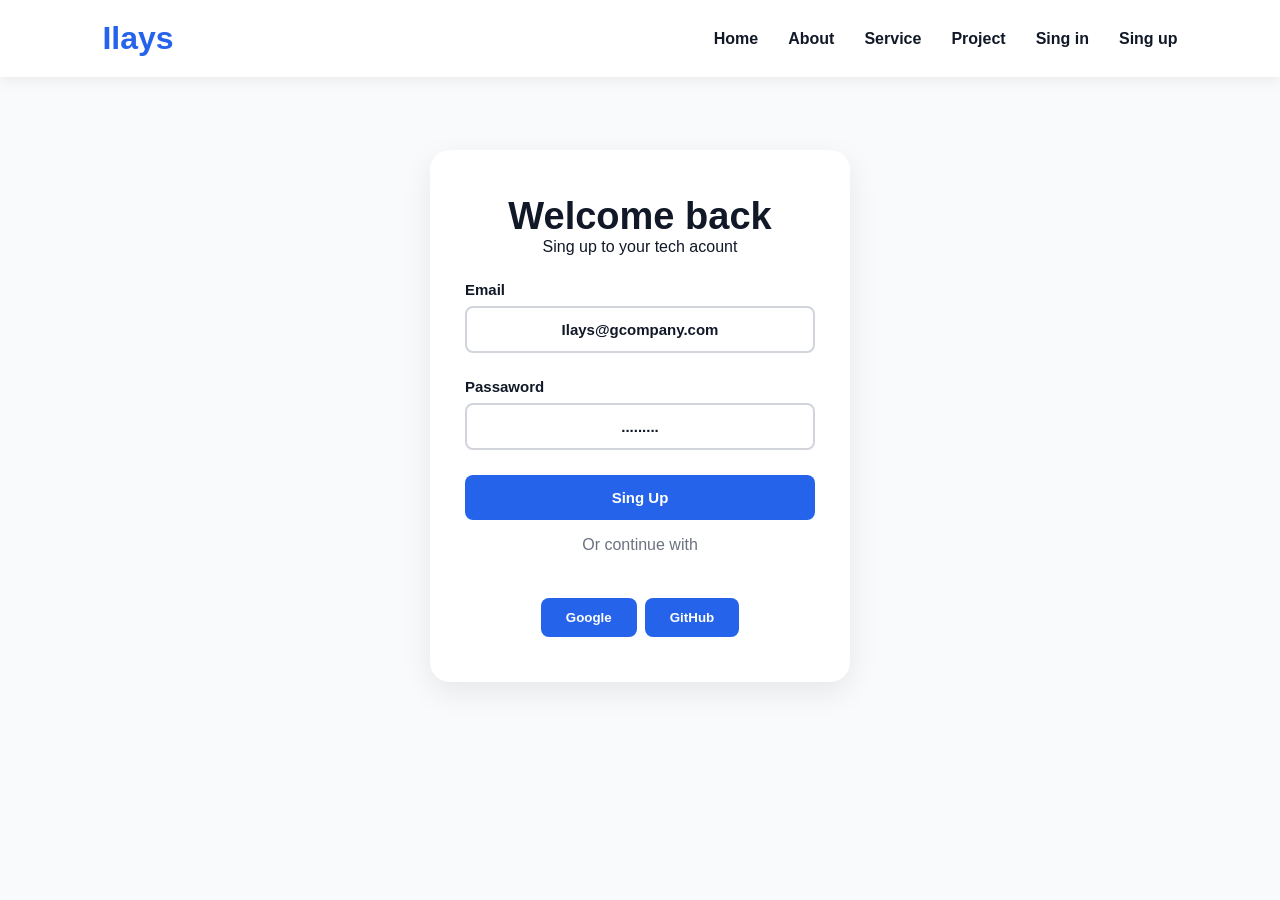
<file: Sing up.html>
<!DOCTYPE html>
<html lang="en">
<head>
    <meta charset="UTF-8">
    <meta name="viewport" content="width=device-width, initial-scale=1.0">
    <title>Document</title>
    <link rel="stylesheet" href="styl5.css">
</head>
<body>
      <header class="header">
        <h1>Ilays</h1>
        <ul class="list">
            <li><a href="indx.html">Home</a></li>
            <li><a href="about.html">About</a></li>
            <li><a href="service.html">Service</a></li>
            <li><a href="project.html">Project</a></li>
            <li><a href="Singin.html">Sing in</a></li>
            <li><a href="">Sing up</a></li>
        </ul>

    </header>
      

    <div class="sing">
        <div class="sin">
            <h1>Welcome back</h1>
            <p>Sing up to your tech acount</p>

        </div>

    
    <div class="color">
        <div class="name">
                <h4>Email</h4>
                <button>Ilays@gcompany.com</button>

            </div>
            <div class="name">
                <h4>Passaword</h4>
                <button>.........</button>

            </div>

            <div class="hilo">
                <button>Sing Up</button>

            </div>
            <div class="para">
                <p>Or continue with</p>

            </div>

            

            <div class="dis">

            

            <div class="fiilo">
                <button>Google</button>

            </div>
            <div class="fiilo">
                <button>GitHub</button>

            </div>
            </div>


    </div>
    </div>

    

    
</body>
</html>
</file>
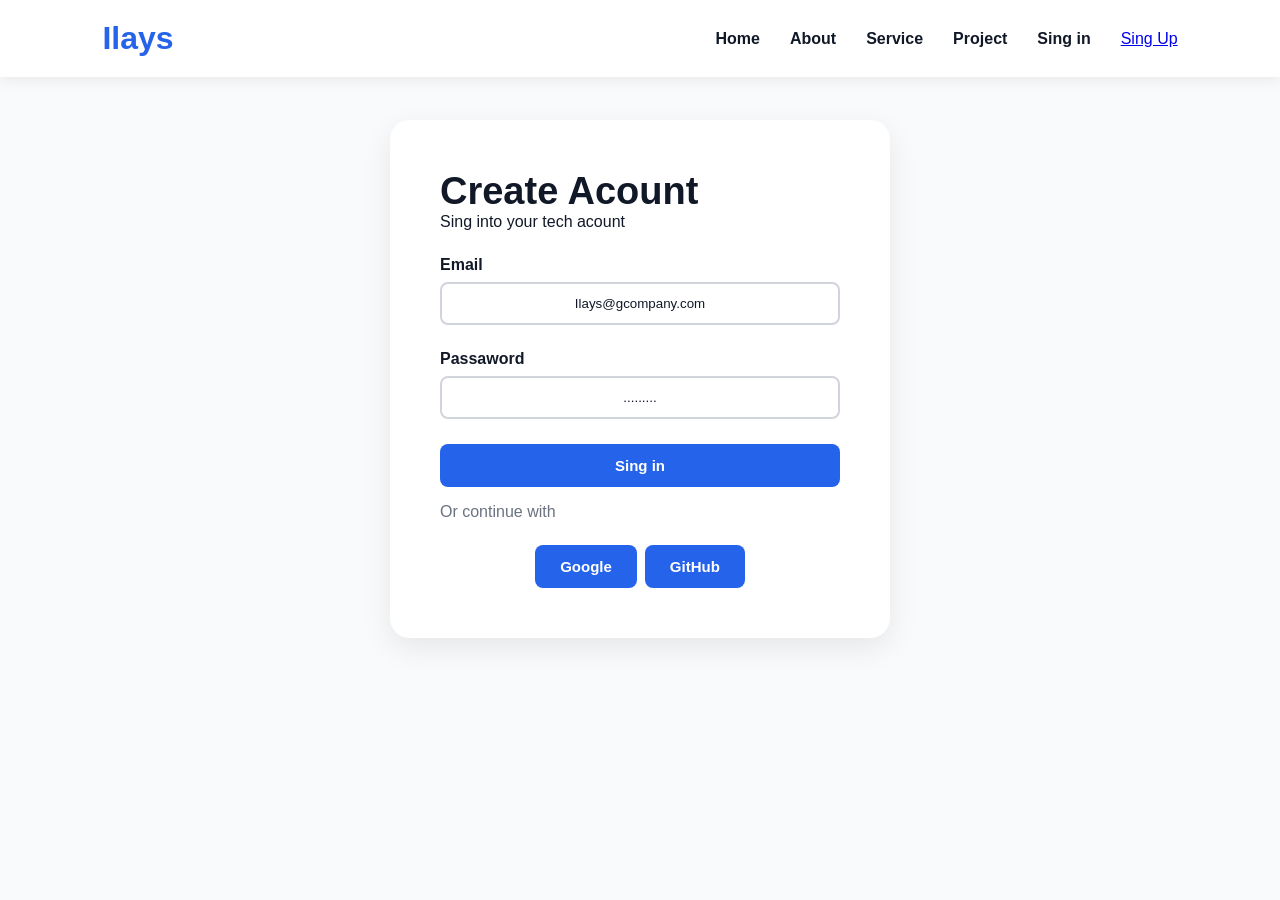
<file: Singin.html>
<!DOCTYPE html>
<html lang="en">
<head>
    <meta charset="UTF-8">
    <meta name="viewport" content="width=device-width, initial-scale=1.0">
    <title>Document</title>
    <link rel="stylesheet" href="styl4.css">
</head>
<body>
     <header class="header">
        <h1>Ilays</h1>
        <ul class="list">
            <li><a href="indx.html">Home</a></li>
            <li><a href="about.html">About</a></li>
            <li><a href="service.html">Service</a></li>
            <li><a href="project.html">Project</a></li>
            <li><a href="">Sing in</a></li>
            <ul><a href="Sing up.html">Sing Up</a></ul>
        </ul>

    </header>

     <div class="sing">
        <div class="sin">
            <h1>Create Acount</h1>
            <p>Sing into your tech acount</p>

        </div>

    
    <div class="color">
        <div class="name">
                <h4>Email</h4>
                <button>Ilays@gcompany.com</button>

            </div>
            <div class="name">
                <h4>Passaword</h4>
                <button>.........</button>

            </div>

            <div class="hilo">
                <button>Sing in</button>

            </div>
            <div class="para">
                <p>Or continue with</p>

            </div>

            

            <div class="dis">

            

            <div class="fiilo">
                <button>Google</button>

            </div>
            <div class="fiilo">
                <button>GitHub</button>

            </div>
            </div>


    </div>
    </div>
    
</body>
</html>
</file>
<file: styl5.css>
*{
    margin: 0;
    padding: 0;
    box-sizing: border-box;
    font-family: Arial, Helvetica, sans-serif;
}

body{
    background: #f8fafc;
    color: #111827;
}

/* HEADER */

.header{
    display: flex;
    justify-content: space-between;
    align-items: center;
    background: white;
    padding: 20px 8%;
    position: fixed;
    top: 0;
    left: 0;
    width: 100%;
    z-index: 1000;
    box-shadow: 0 2px 15px rgba(0,0,0,0.08);
}

.header h1{
    color: #2563eb;
    font-size: 32px;
    font-weight: bold;
}

.header ul{
    display: flex;
    list-style: none;
    gap: 30px;
}

.list li a{
    text-decoration: none;
    color: #111827;
    font-weight: 600;
    transition: 0.3s;
}

.list li a:hover{
    color: #2563eb;
}

/* SIGN IN BOX */

.sing{
    width: 420px;
    background: white;
    margin: 150px auto;
    padding: 45px 35px;
    border-radius: 20px;
    box-shadow: 0 10px 30px rgba(0,0,0,0.08);
}

/* TITLE */

.sin{
    text-align: center;
}

.sin h1{
    font-size: 38px;
    color: #111827;
}

.para p{
    text-align: center;
    padding-top: 12px;
    color: #6b7280;
    line-height: 1.6;
}

/* INPUT AREA */

.name{
    margin-top: 25px;
}

.name h4{
    margin-bottom: 8px;
    color: #111827;
    font-size: 15px;
}

.name input{
    width: 100%;
    padding: 14px;
    border: 1px solid #d1d5db;
    border-radius: 8px;
    outline: none;
    transition: 0.3s;
}

.name input:focus{
    border-color: #2563eb;
    box-shadow: 0 0 10px rgba(37,99,235,0.25);
}

/* SOCIAL BUTTON */

.name button{
    width: 100%;
    padding: 13px;
    border-radius: 8px;
    border: 2px solid #d1d5db;
    background: white;
    color: #111827;
    font-size: 15px;
    font-weight: bold;
    cursor: pointer;
    transition: 0.3s;
}

.name button:hover{
    border-color: #2563eb;
    color: #2563eb;
}

/* LOGIN BUTTON */

.hilo button{
    width: 100%;
    background: #2563eb;
    color: white;
    padding: 14px;
    border-radius: 8px;
    border: none;
    margin-top: 25px;
    font-size: 15px;
    font-weight: bold;
    cursor: pointer;
    transition: 0.3s;
}

.hilo button:hover{
    background: #1d4ed8;
    transform: translateY(-3px);
}

/* EXTRA LINKS */

.dis{
    display: flex;
    justify-content: center;
    gap: 8px;
    margin-top: 20px;
    flex-wrap: wrap;
}

.dis p{
    color: #6b7280;
}

.dis a{
    color: #2563eb;
    text-decoration: none;
    font-weight: bold;
}

/* SMALL BUTTON */

.fiilo{
    margin-top: 20px;
    text-align: center;
}

.fiilo button{
    background: #2563eb;
    color: white;
    padding: 12px 25px;
    border-radius: 8px;
    border: none;
    cursor: pointer;
    transition: 0.3s;
    font-weight: bold;
}

.fiilo button:hover{
    background: #1d4ed8;
}

/* RESPONSIVE */

@media(max-width:768px){

    .header{
        flex-direction: column;
        gap: 15px;
    }

    .header ul{
        flex-wrap: wrap;
        justify-content: center;
    }

    .sing{
        width: 90%;
        padding: 35px 20px;
    }

    .sin h1{
        font-size: 30px;
    }
}
</file>
<file: styl4.css>
*{
    margin: 0;
    padding: 0;
    box-sizing: border-box;
    font-family: Arial, Helvetica, sans-serif;
}

body{
    background: #f8fafc;
    color: #111827;
}

/* HEADER */

.header{
    display: flex;
    justify-content: space-between;
    align-items: center;
    background: white;
    padding: 20px 8%;
    position: fixed;
    top: 0;
    left: 0;
    width: 100%;
    z-index: 1000;
    box-shadow: 0 2px 15px rgba(0,0,0,0.08);
}

.header h1{
    color: #2563eb;
    font-size: 32px;
}

.header ul{
    display: flex;
    list-style: none;
    gap: 30px;
}

.list li a{
    text-decoration: none;
    color: #111827;
    font-weight: bold;
    transition: 0.3s;
}

.list li a:hover{
    color: #2563eb;
}

/* BUTTONS */

.xo{
    display: flex;
    gap: 15px;
    margin-top: 25px;
}

.button1 button,
.button2 button,
.fiilo button,
.hilo button{
    padding: 13px 25px;
    border-radius: 8px;
    border: none;
    cursor: pointer;
    transition: 0.3s;
    font-size: 15px;
    font-weight: bold;
}

.button1 button,
.fiilo button,
.hilo button{
    background: #2563eb;
    color: white;
}

.button1 button:hover,
.fiilo button:hover,
.hilo button:hover{
    background: #1d4ed8;
    transform: translateY(-3px);
}

.button2 button{
    background: white;
    color: #2563eb;
    border: 2px solid #2563eb;
}

.button2 button:hover{
    background: #2563eb;
    color: white;
}

/* LOGIN / SIGNUP BOX */

.ool{
    width: 420px;
    background: white;
    margin: 160px auto;
    padding: 40px;
    border-radius: 20px;
    box-shadow: 0 10px 30px rgba(0,0,0,0.08);
    text-align: center;
}

.sin h1{
    font-size: 38px;
    color: #111827;
}

.para p{
    padding-top: 12px;
    color: #6b7280;
    line-height: 1.6;
}

/* FORM */

.name{
    margin-top: 25px;
    text-align: left;
}

.name h4{
    margin-bottom: 8px;
    color: #111827;
}

.name input{
    width: 100%;
    padding: 14px;
    border: 1px solid #d1d5db;
    border-radius: 8px;
    outline: none;
    transition: 0.3s;
}

.name input:focus{
    border-color: #2563eb;
    box-shadow: 0 0 8px rgba(37,99,235,0.3);
}

/* LOGIN BUTTON */

.hilo button{
    width: 100%;
    margin-top: 25px;
}

/* GOOGLE / SOCIAL BUTTON */

.name button{
    width: 100%;
    background: white;
    border: 2px solid #d1d5db;
    color: #111827;
    padding: 12px;
    border-radius: 8px;
    transition: 0.3s;
}

.name button:hover{
    border-color: #2563eb;
    color: #2563eb;
}

/* EXTRA LINKS */

.dis{
    display: flex;
    justify-content: center;
    gap: 8px;
    margin-top: 20px;
    flex-wrap: wrap;
}

.dis p{
    color: #6b7280;
}

.dis a{
    color: #2563eb;
    text-decoration: none;
    font-weight: bold;
}

/* SECOND BOX */

.sing{
    width: 500px;
    background: white;
    margin: 120px auto;
    padding: 50px;
    border-radius: 20px;
    box-shadow: 0 10px 30px rgba(0,0,0,0.08);
}

/* RESPONSIVE */

@media(max-width:768px){

    .header{
        flex-direction: column;
        gap: 15px;
    }

    .header ul{
        flex-wrap: wrap;
        justify-content: center;
    }

    .ool,
    .sing{
        width: 90%;
        padding: 30px 20px;
    }

    .sin h1{
        font-size: 30px;
    }

    .xo{
        flex-direction: column;
    }
}
</file>
